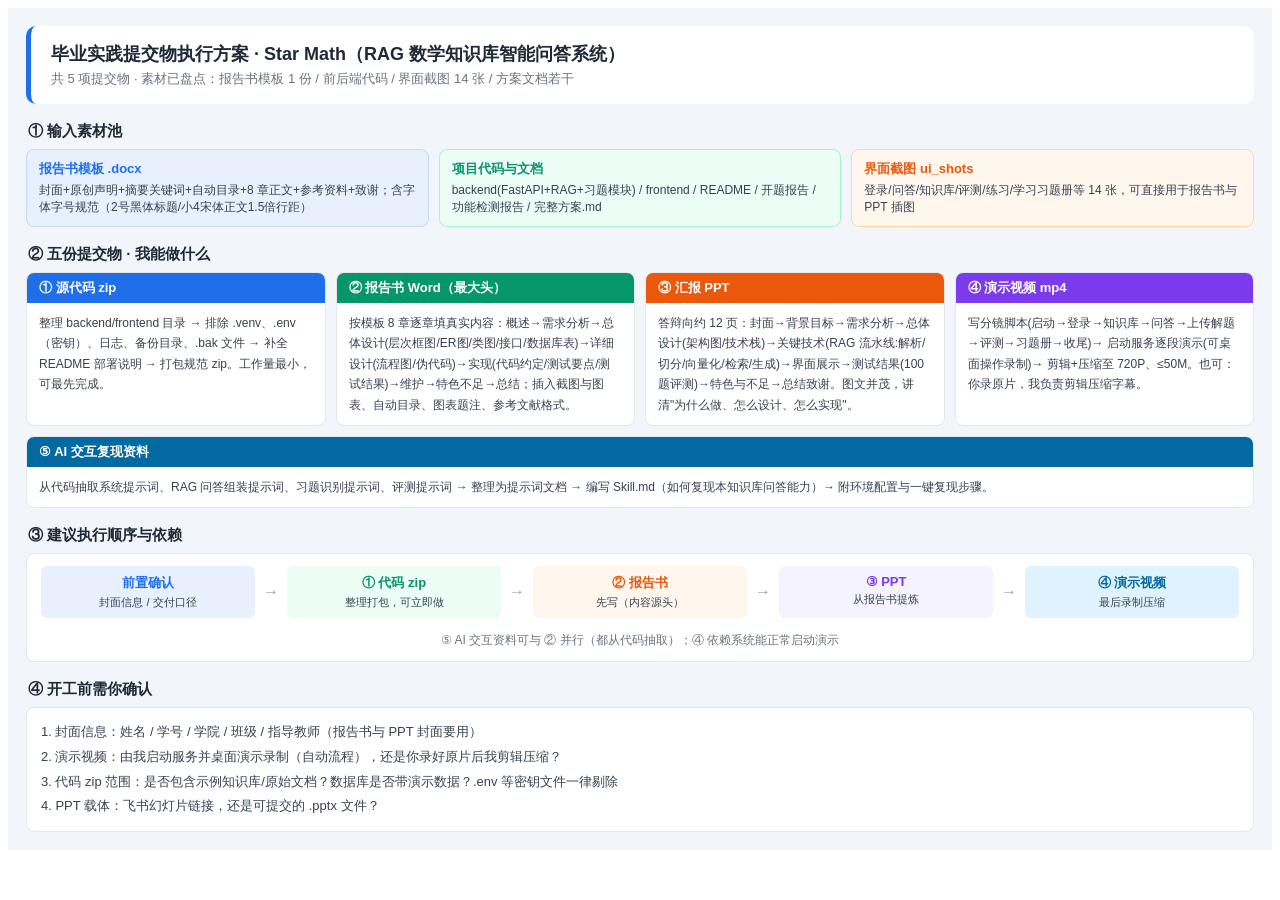
<file: docs/提交物执行方案_plan.html>
<html style="margin:0;padding:0;">
<title>毕业实践提交物执行方案</title>
<div style="width:100%;box-sizing:border-box;font-family:'Microsoft YaHei','PingFang SC',sans-serif;background:#f2f5f9;padding:18px;">
  <div style="background:#fff;border-radius:10px;padding:16px 20px;border-left:5px solid #1f6feb;">
    <div style="font-size:18px;font-weight:700;color:#1f2937;">毕业实践提交物执行方案 · Star Math（RAG 数学知识库智能问答系统）</div>
    <div style="font-size:13px;color:#6b7280;margin-top:4px;">共 5 项提交物 · 素材已盘点：报告书模板 1 份 / 前后端代码 / 界面截图 14 张 / 方案文档若干</div>
  </div>

  <div style="font-size:15px;font-weight:700;color:#1f2937;margin:18px 2px 8px;">① 输入素材池</div>
  <div style="display:flex;flex-wrap:wrap;gap:10px;">
    <div style="flex:1;min-width:200px;background:#e8f0fe;border:1px solid #c6d8f7;border-radius:8px;padding:10px 12px;">
      <div style="font-weight:700;color:#1f6feb;font-size:13px;">报告书模板 .docx</div>
      <div style="font-size:12px;color:#374151;margin-top:4px;">封面+原创声明+摘要关键词+自动目录+8 章正文+参考资料+致谢；含字体字号规范（2号黑体标题/小4宋体正文1.5倍行距）</div>
    </div>
    <div style="flex:1;min-width:200px;background:#ecfdf5;border:1px solid #a7f3d0;border-radius:8px;padding:10px 12px;">
      <div style="font-weight:700;color:#059669;font-size:13px;">项目代码与文档</div>
      <div style="font-size:12px;color:#374151;margin-top:4px;">backend(FastAPI+RAG+习题模块) / frontend / README / 开题报告 / 功能检测报告 / 完整方案.md</div>
    </div>
    <div style="flex:1;min-width:200px;background:#fff7ed;border:1px solid #fed7aa;border-radius:8px;padding:10px 12px;">
      <div style="font-weight:700;color:#ea580c;font-size:13px;">界面截图 ui_shots</div>
      <div style="font-size:12px;color:#374151;margin-top:4px;">登录/问答/知识库/评测/练习/学习习题册等 14 张，可直接用于报告书与 PPT 插图</div>
    </div>
  </div>

  <div style="font-size:15px;font-weight:700;color:#1f2937;margin:18px 2px 8px;">② 五份提交物 · 我能做什么</div>
  <div style="display:flex;flex-wrap:wrap;gap:10px;">
    <div style="flex:1;min-width:280px;background:#fff;border:1px solid #e5e7eb;border-radius:8px;overflow:hidden;">
      <div style="background:#1f6feb;color:#fff;padding:6px 12px;font-weight:700;font-size:13px;">① 源代码 zip</div>
      <div style="padding:10px 12px;font-size:12px;color:#374151;line-height:1.7;">整理 backend/frontend 目录 → 排除 .venv、.env（密钥）、日志、备份目录、.bak 文件 → 补全 README 部署说明 → 打包规范 zip。工作量最小，可最先完成。</div>
    </div>
    <div style="flex:1;min-width:280px;background:#fff;border:1px solid #e5e7eb;border-radius:8px;overflow:hidden;">
      <div style="background:#059669;color:#fff;padding:6px 12px;font-weight:700;font-size:13px;">② 报告书 Word（最大头）</div>
      <div style="padding:10px 12px;font-size:12px;color:#374151;line-height:1.7;">按模板 8 章逐章填真实内容：概述→需求分析→总体设计(层次框图/ER图/类图/接口/数据库表)→详细设计(流程图/伪代码)→实现(代码约定/测试要点/测试结果)→维护→特色不足→总结；插入截图与图表、自动目录、图表题注、参考文献格式。</div>
    </div>
    <div style="flex:1;min-width:280px;background:#fff;border:1px solid #e5e7eb;border-radius:8px;overflow:hidden;">
      <div style="background:#ea580c;color:#fff;padding:6px 12px;font-weight:700;font-size:13px;">③ 汇报 PPT</div>
      <div style="padding:10px 12px;font-size:12px;color:#374151;line-height:1.7;">答辩向约 12 页：封面→背景目标→需求分析→总体设计(架构图/技术栈)→关键技术(RAG 流水线:解析/切分/向量化/检索/生成)→界面展示→测试结果(100题评测)→特色与不足→总结致谢。图文并茂，讲清"为什么做、怎么设计、怎么实现"。</div>
    </div>
    <div style="flex:1;min-width:280px;background:#fff;border:1px solid #e5e7eb;border-radius:8px;overflow:hidden;">
      <div style="background:#7c3aed;color:#fff;padding:6px 12px;font-weight:700;font-size:13px;">④ 演示视频 mp4</div>
      <div style="padding:10px 12px;font-size:12px;color:#374151;line-height:1.7;">写分镜脚本(启动→登录→知识库→问答→上传解题→评测→习题册→收尾)→ 启动服务逐段演示(可桌面操作录制)→ 剪辑+压缩至 720P、≤50M。也可：你录原片，我负责剪辑压缩字幕。</div>
    </div>
    <div style="flex:1;min-width:280px;background:#fff;border:1px solid #e5e7eb;border-radius:8px;overflow:hidden;">
      <div style="background:#0369a1;color:#fff;padding:6px 12px;font-weight:700;font-size:13px;">⑤ AI 交互复现资料</div>
      <div style="padding:10px 12px;font-size:12px;color:#374151;line-height:1.7;">从代码抽取系统提示词、RAG 问答组装提示词、习题识别提示词、评测提示词 → 整理为提示词文档 → 编写 Skill.md（如何复现本知识库问答能力）→ 附环境配置与一键复现步骤。</div>
    </div>
  </div>

  <div style="font-size:15px;font-weight:700;color:#1f2937;margin:18px 2px 8px;">③ 建议执行顺序与依赖</div>
  <div style="background:#fff;border:1px solid #e5e7eb;border-radius:8px;padding:12px 14px;display:flex;flex-wrap:wrap;align-items:stretch;gap:8px;">
    <div style="flex:1;min-width:150px;background:#e8f0fe;border-radius:6px;padding:8px 10px;text-align:center;">
      <div style="font-weight:700;color:#1f6feb;font-size:13px;">前置确认</div>
      <div style="font-size:11px;color:#374151;margin-top:3px;">封面信息 / 交付口径</div>
    </div>
    <div style="display:flex;align-items:center;color:#9ca3af;font-size:16px;">→</div>
    <div style="flex:1;min-width:150px;background:#ecfdf5;border-radius:6px;padding:8px 10px;text-align:center;">
      <div style="font-weight:700;color:#059669;font-size:13px;">① 代码 zip</div>
      <div style="font-size:11px;color:#374151;margin-top:3px;">整理打包，可立即做</div>
    </div>
    <div style="display:flex;align-items:center;color:#9ca3af;font-size:16px;">→</div>
    <div style="flex:1;min-width:150px;background:#fff7ed;border-radius:6px;padding:8px 10px;text-align:center;">
      <div style="font-weight:700;color:#ea580c;font-size:13px;">② 报告书</div>
      <div style="font-size:11px;color:#374151;margin-top:3px;">先写（内容源头）</div>
    </div>
    <div style="display:flex;align-items:center;color:#9ca3af;font-size:16px;">→</div>
    <div style="flex:1;min-width:150px;background:#f5f3ff;border-radius:6px;padding:8px 10px;text-align:center;">
      <div style="font-weight:700;color:#7c3aed;font-size:13px;">③ PPT</div>
      <div style="font-size:11px;color:#374151;margin-top:3px;">从报告书提炼</div>
    </div>
    <div style="display:flex;align-items:center;color:#9ca3af;font-size:16px;">→</div>
    <div style="flex:1;min-width:150px;background:#e0f2fe;border-radius:6px;padding:8px 10px;text-align:center;">
      <div style="font-weight:700;color:#0369a1;font-size:13px;">④ 演示视频</div>
      <div style="font-size:11px;color:#374151;margin-top:3px;">最后录制压缩</div>
    </div>
    <div style="width:100%;text-align:center;font-size:12px;color:#6b7280;margin-top:6px;">⑤ AI 交互资料可与 ② 并行（都从代码抽取）；④ 依赖系统能正常启动演示</div>
  </div>

  <div style="font-size:15px;font-weight:700;color:#1f2937;margin:18px 2px 8px;">④ 开工前需你确认</div>
  <div style="background:#fff;border:1px solid #e5e7eb;border-radius:8px;padding:12px 14px;font-size:13px;color:#374151;line-height:1.9;">
    1. 封面信息：姓名 / 学号 / 学院 / 班级 / 指导教师（报告书与 PPT 封面要用）<br>
    2. 演示视频：由我启动服务并桌面演示录制（自动流程），还是你录好原片后我剪辑压缩？<br>
    3. 代码 zip 范围：是否包含示例知识库/原始文档？数据库是否带演示数据？.env 等密钥文件一律剔除<br>
    4. PPT 载体：飞书幻灯片链接，还是可提交的 .pptx 文件？
  </div>
</div>
</html>
</file>
